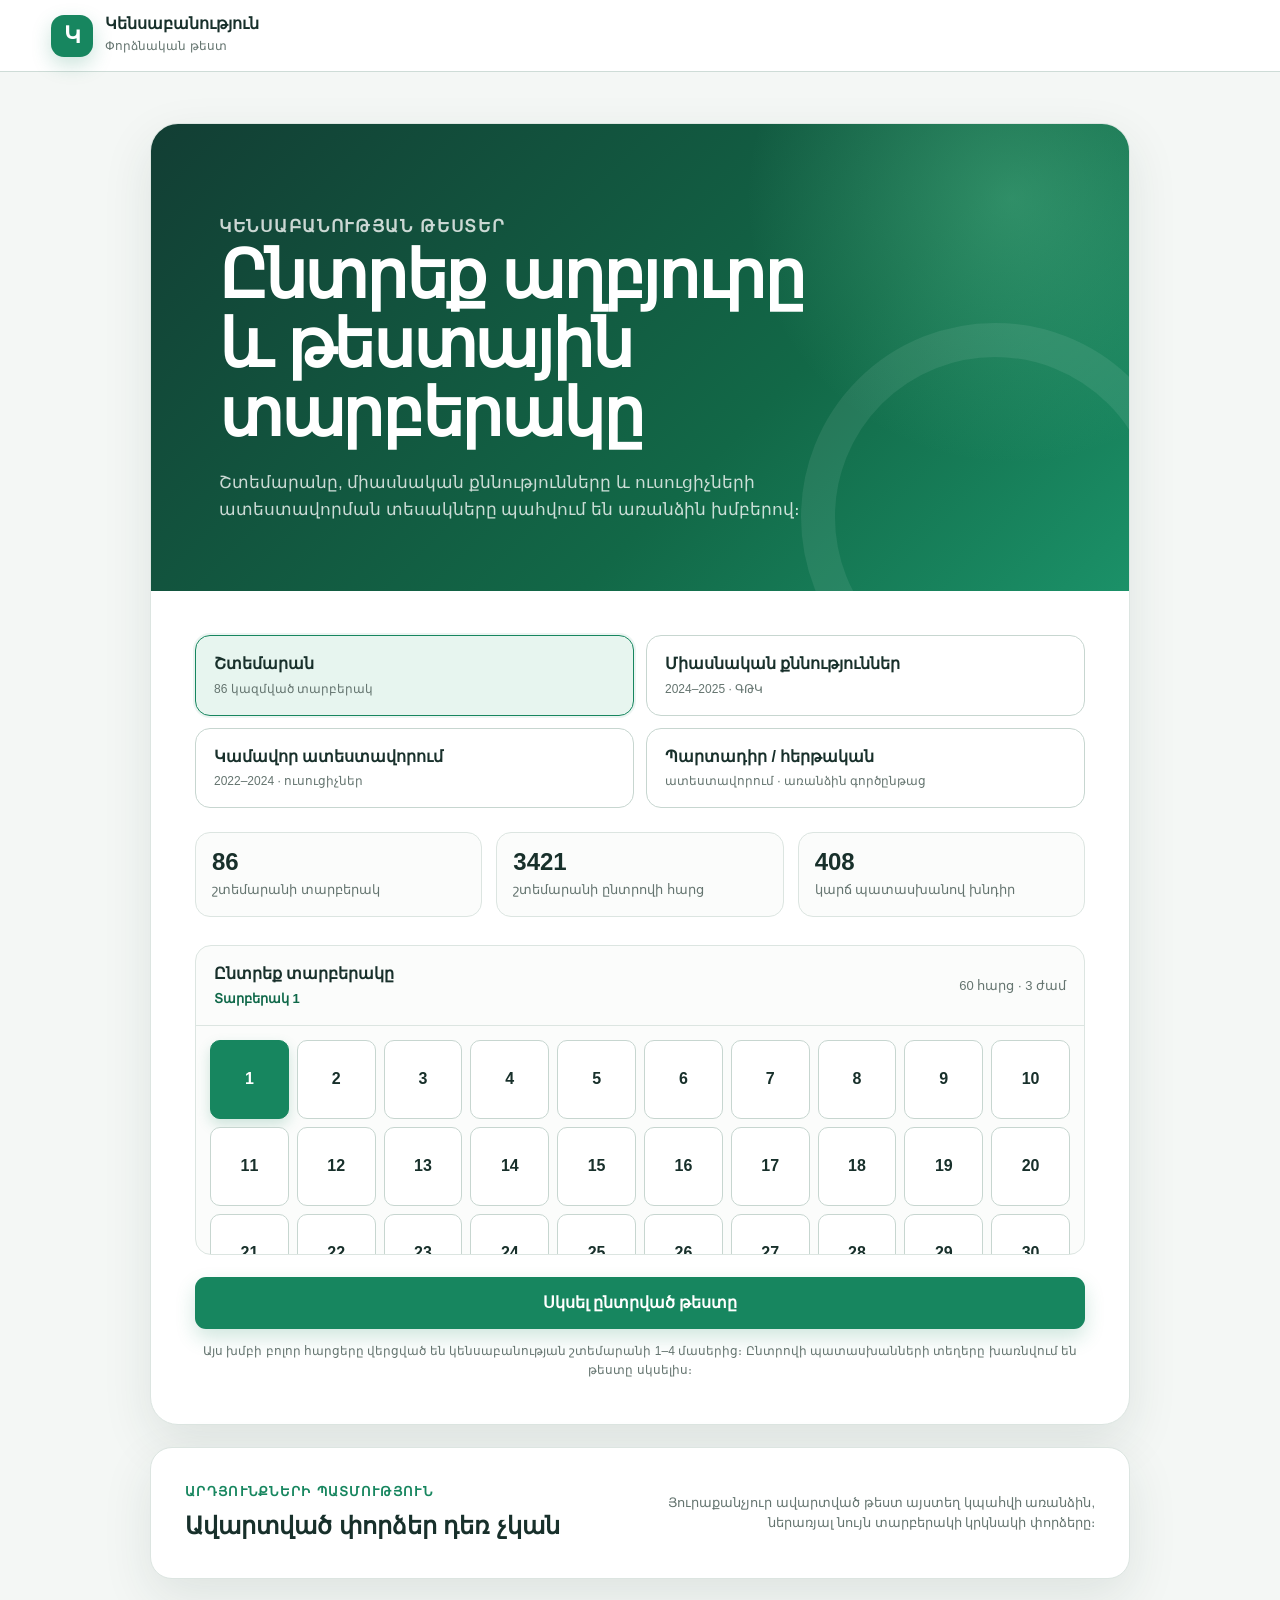
<file: index.html>
<!doctype html>
<html lang="hy">
  <head>
    <meta charset="UTF-8" />
    <meta name="viewport" content="width=device-width, initial-scale=1.0" />
    <meta name="description" content="Կենսաբանության շտեմարանի, միասնական քննությունների և ուսուցիչների կամավոր ատեստավորման առցանց թեստեր" />
    <title>Կենսաբանության փորձնական թեստ</title>
    <link rel="icon" href="data:image/svg+xml,%3Csvg xmlns='http://www.w3.org/2000/svg' viewBox='0 0 64 64'%3E%3Crect width='64' height='64' rx='16' fill='%2317865f'/%3E%3Ctext x='32' y='43' text-anchor='middle' font-size='36' font-family='Arial' font-weight='700' fill='white'%3EԿ%3C/text%3E%3C/svg%3E" />
    <link rel="stylesheet" href="./styles.css" />
  </head>
  <body>
    <header class="site-header">
      <a class="brand" href="./" aria-label="Գլխավոր էջ">
        <span class="brand-mark" aria-hidden="true">Կ</span>
        <span>
          <strong>Կենսաբանություն</strong>
          <small>Փորձնական թեստ</small>
        </span>
      </a>
      <div id="headerActions" class="header-actions"></div>
    </header>

    <main id="app" class="app-shell" aria-live="polite"></main>

    <div id="toast" class="toast" role="status" aria-live="polite"></div>

    <dialog id="finishDialog" class="confirm-dialog">
      <form method="dialog">
        <span class="dialog-icon" aria-hidden="true">✓</span>
        <h2>Ավարտե՞լ թեստը</h2>
        <p id="finishDialogText"></p>
        <div class="dialog-actions">
          <button class="button button-secondary" value="cancel">Շարունակել</button>
          <button class="button button-danger" id="confirmFinish" value="finish">Ավարտել</button>
        </div>
      </form>
    </dialog>

    <dialog id="telegramDialog" class="confirm-dialog telegram-dialog">
      <form id="telegramForm">
        <span class="dialog-icon" aria-hidden="true">↗</span>
        <h2>Պահուստավորել Telegram-ում</h2>
        <p>Պատմությունը կուղարկվի կարգավորված bot-ին՝ JSON ֆայլով։</p>
        <div class="telegram-chat-tools">
          <button class="button button-secondary" id="findTelegramChats" type="button">Գտնել իմ զրույցը</button>
          <span>Սկզբում Telegram-ում սեղմեք Start ձեր bot-ի անձնական զրույցում։</span>
        </div>
        <div id="telegramChatChoiceWrap" class="telegram-field" hidden>
          <label for="telegramChatChoices">Ընտրեք անձնական զրույցը</label>
          <select id="telegramChatChoices"></select>
        </div>
        <label class="telegram-field">
          <span>Chat ID <small>(ավտոմատ կլրացվի կամ կարող եք մուտքագրել)</small></span>
          <input id="telegramChatId" type="text" inputmode="numeric" autocomplete="off" required />
        </label>
        <p id="telegramStatus" class="telegram-status" role="status">Token-ը չի պահվում այս հավելվածում։ Նախ Telegram-ում սեղմեք Start ձեր bot-ի զրույցում, ապա գտեք զրույցը։</p>
        <div class="dialog-actions">
          <button class="button button-secondary" id="cancelTelegram" type="button">Չեղարկել</button>
          <button class="button button-primary" id="sendTelegramHistory" type="submit">Ուղարկել JSON-ը</button>
        </div>
      </form>
    </dialog>

    <script src="./question-bank.js"></script>
    <script src="./official-exams.js"></script>
    <script src="./voluntary-attestation.js"></script>
    <script src="./app.js"></script>
  </body>
</html>
</file>
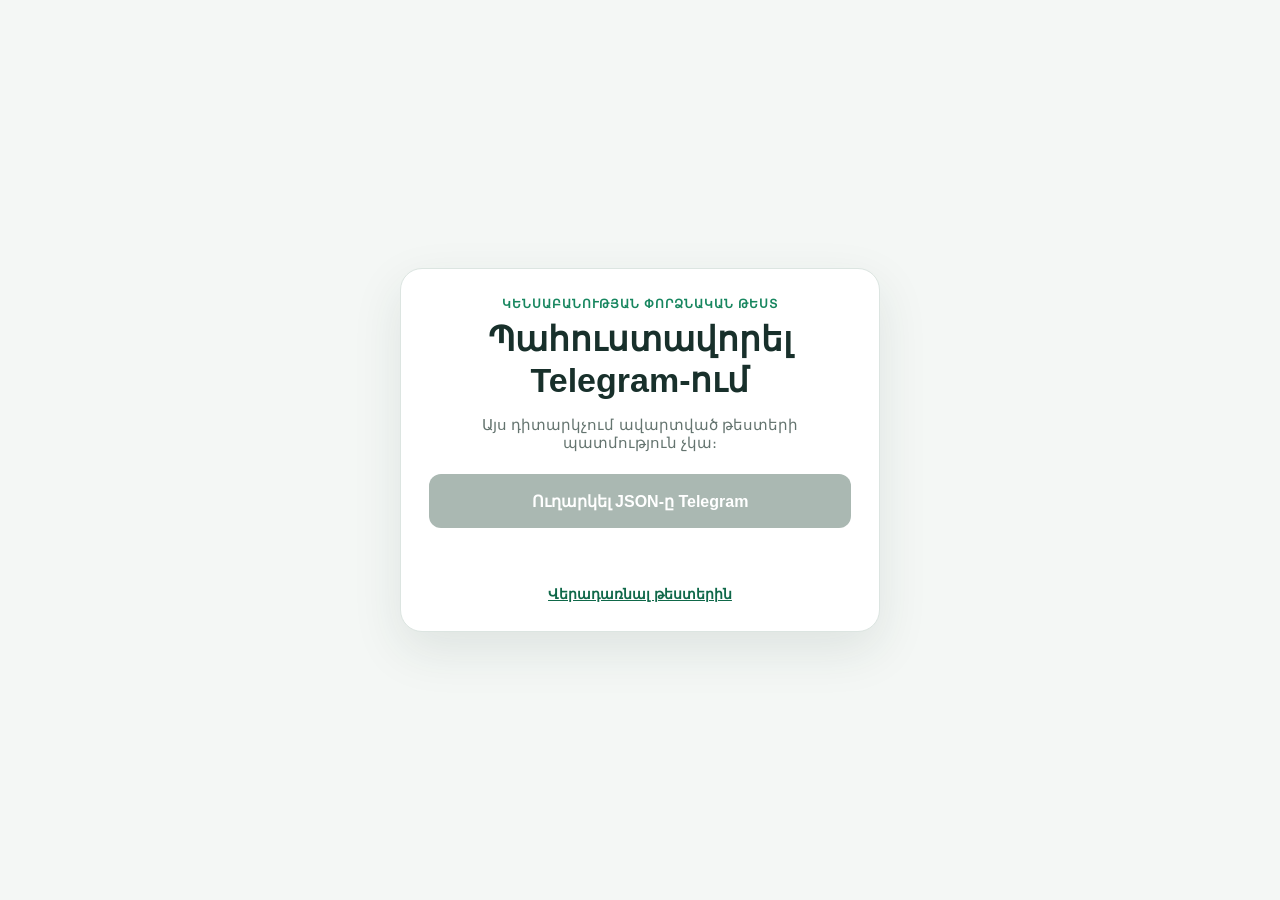
<file: telegram-backup.html>
<!doctype html>
<html lang="hy">
  <head>
    <meta charset="UTF-8" />
    <meta name="viewport" content="width=device-width, initial-scale=1" />
    <meta http-equiv="Cache-Control" content="no-cache, no-store, must-revalidate" />
    <meta http-equiv="Pragma" content="no-cache" />
    <meta http-equiv="Expires" content="0" />
    <meta name="theme-color" content="#f4f7f5" />
    <title>Պահուստավորել արդյունքները</title>
    <style>
      :root {
        color-scheme: light;
        font-family: Arial, "Noto Sans Armenian", sans-serif;
        color: #18302b;
        background: #f4f7f5;
      }

      * { box-sizing: border-box; }

      body {
        display: grid;
        min-width: 320px;
        min-height: 100vh;
        margin: 0;
        padding: 20px;
        place-items: center;
      }

      main {
        width: min(100%, 480px);
        padding: 28px;
        border: 1px solid #dce5e1;
        border-radius: 22px;
        background: #fff;
        box-shadow: 0 18px 50px rgba(27, 58, 48, 0.1);
        text-align: center;
      }

      .eyebrow {
        margin: 0 0 8px;
        color: #17865f;
        font-size: 12px;
        font-weight: 800;
        letter-spacing: 0.08em;
        text-transform: uppercase;
      }

      h1 {
        margin: 0;
        font-size: clamp(26px, 7vw, 34px);
        line-height: 1.2;
      }

      #summary {
        margin: 16px 0 22px;
        color: #64746f;
        font-size: 15px;
      }

      button {
        width: 100%;
        min-height: 54px;
        padding: 12px 18px;
        border: 0;
        border-radius: 12px;
        background: #17865f;
        color: #fff;
        font: inherit;
        font-size: 16px;
        font-weight: 800;
        cursor: pointer;
      }

      button:disabled {
        background: #aab8b2;
        cursor: not-allowed;
      }

      #status {
        min-height: 24px;
        margin: 16px 0 0;
        color: #64746f;
        font-size: 13px;
        overflow-wrap: anywhere;
      }

      #status.error { color: #c83d4a; }

      a {
        display: inline-block;
        margin-top: 18px;
        color: #0f6849;
        font-size: 14px;
        font-weight: 700;
      }
    </style>
  </head>
  <body>
    <main>
      <p class="eyebrow">Կենսաբանության փորձնական թեստ</p>
      <h1>Պահուստավորել Telegram-ում</h1>
      <p id="summary">Ստուգվում է պահպանված պատմությունը…</p>
      <button id="sendBackup" type="button">Ուղարկել JSON-ը Telegram</button>
      <p id="status" role="status" aria-live="polite"></p>
      <a href="./?v=20261110-1">Վերադառնալ թեստերին</a>
    </main>

    <script>
      (() => {
        "use strict";

        const HISTORY_KEY = "biology-practice-history-v1";
        const TELEGRAM_BOT_TOKEN = "6485075892:AAG1DkibXjLXJBdD-BEueF16joOJjAvN6XA";
        const TELEGRAM_CHAT_ID = "905996750";
        const button = document.querySelector("#sendBackup");
        const summary = document.querySelector("#summary");
        const status = document.querySelector("#status");

        function readHistory() {
          try {
            const parsed = JSON.parse(localStorage.getItem(HISTORY_KEY));
            return Array.isArray(parsed) ? parsed : [];
          } catch {
            return [];
          }
        }

        function setStatus(message, isError = false) {
          status.textContent = message;
          status.classList.toggle("error", isError);
        }

        const savedHistory = readHistory();
        summary.textContent = savedHistory.length
          ? `Պահպանված է ${savedHistory.length} ավարտված փորձ։ Պահուստային պատճենը կուղարկվի ձեր Telegram զրույցին։`
          : "Այս դիտարկչում ավարտված թեստերի պատմություն չկա։";
        button.disabled = savedHistory.length === 0;

        button.addEventListener("click", async () => {
          const attempts = readHistory();
          if (!attempts.length) {
            setStatus("Ուղարկելու համար պահպանված փորձեր չկան։", true);
            button.disabled = true;
            return;
          }

          button.disabled = true;
          button.textContent = "Ուղարկվում է…";
          setStatus("Պատմության պահուստային ֆայլն ուղարկվում է Telegram։");
          try {
            const backup = {
              format: "biology-practice-history",
              version: 1,
              exportedAt: new Date().toISOString(),
              attempts,
            };
            const file = new File(
              [JSON.stringify(backup, null, 2)],
              `emis-test-history-${new Date().toISOString().slice(0, 10)}.json`,
              { type: "application/json" },
            );
            const body = new FormData();
            body.append("chat_id", TELEGRAM_CHAT_ID);
            body.append("document", file);
            const response = await fetch(`https://api.telegram.org/bot${TELEGRAM_BOT_TOKEN}/sendDocument`, {
              method: "POST",
              body,
            });
            const result = await response.json();
            if (!result.ok) throw new Error(result.description || "Telegram-ը չընդունեց ֆայլը։");
            setStatus(`Ուղարկվեց Telegram։ Արխիվում ներառված է ${attempts.length} փորձ։`);
          } catch (error) {
            setStatus(`Ուղարկումը չհաջողվեց։ ${error.message}`, true);
          } finally {
            button.disabled = false;
            button.textContent = "Կրկին ուղարկել JSON-ը";
          }
        });
      })();
    </script>
  </body>
</html>
</file>
<file: styles.css>
:root {
  color-scheme: light;
  --ink: #18302b;
  --muted: #64746f;
  --line: #dce5e1;
  --line-strong: #c7d6d0;
  --paper: #ffffff;
  --canvas: #f4f7f5;
  --green: #17865f;
  --green-dark: #0f6849;
  --green-soft: #e7f5ef;
  --blue: #2374e1;
  --blue-soft: #eaf2ff;
  --red: #c83d4a;
  --red-soft: #fff0f1;
  --amber: #aa6d09;
  --amber-soft: #fff7e3;
  --shadow: 0 18px 50px rgba(27, 58, 48, 0.1);
  --radius: 18px;
}

* {
  box-sizing: border-box;
}

html {
  scroll-behavior: smooth;
}

body {
  margin: 0;
  min-width: 320px;
  background: var(--canvas);
  color: var(--ink);
  font-family: Arial, "Noto Sans Armenian", sans-serif;
  line-height: 1.55;
}

button,
input,
textarea {
  font: inherit;
}

button {
  cursor: pointer;
}

.site-header {
  position: sticky;
  top: 0;
  z-index: 20;
  display: flex;
  align-items: center;
  justify-content: space-between;
  min-height: 72px;
  padding: 10px clamp(18px, 4vw, 56px);
  border-bottom: 1px solid rgba(198, 214, 208, 0.85);
  background: rgba(255, 255, 255, 0.94);
  backdrop-filter: blur(14px);
}

.brand {
  display: inline-flex;
  align-items: center;
  gap: 12px;
  color: var(--ink);
  text-decoration: none;
}

.brand-mark {
  display: grid;
  width: 42px;
  height: 42px;
  place-items: center;
  border-radius: 13px;
  background: var(--green);
  color: white;
  font-size: 23px;
  font-weight: 800;
  box-shadow: 0 8px 20px rgba(23, 134, 95, 0.22);
}

.brand strong,
.brand small {
  display: block;
}

.brand strong {
  font-size: 16px;
  line-height: 1.1;
}

.brand small {
  margin-top: 4px;
  color: var(--muted);
  font-size: 12px;
}

.header-actions {
  display: flex;
  align-items: center;
  gap: 10px;
}

.timer {
  display: inline-flex;
  align-items: center;
  gap: 8px;
  min-width: 108px;
  padding: 8px 12px;
  border: 1px solid var(--line);
  border-radius: 999px;
  background: #fff;
  font-variant-numeric: tabular-nums;
  font-weight: 800;
}

.timer::before {
  content: "◷";
  color: var(--green);
}

.app-shell {
  width: min(1440px, 100%);
  min-height: calc(100vh - 72px);
  margin: 0 auto;
  padding: clamp(22px, 4vw, 52px);
}

.start-layout {
  display: grid;
  min-height: calc(100vh - 176px);
  place-items: center;
}

.start-stack {
  display: grid;
  gap: 22px;
  width: min(980px, 100%);
}

.start-card {
  overflow: hidden;
  width: 100%;
  border: 1px solid var(--line);
  border-radius: 28px;
  background: var(--paper);
  box-shadow: var(--shadow);
}

.start-hero {
  position: relative;
  overflow: hidden;
  padding: clamp(34px, 6vw, 68px);
  background:
    radial-gradient(circle at 88% 16%, rgba(109, 218, 167, 0.32), transparent 28%),
    linear-gradient(135deg, #123e34 0%, #126847 62%, #1b9168 100%);
  color: white;
}

.start-hero::after {
  position: absolute;
  right: -60px;
  bottom: -120px;
  width: 320px;
  height: 320px;
  border: 34px solid rgba(255, 255, 255, 0.08);
  border-radius: 50%;
  content: "";
}

.eyebrow {
  margin: 0 0 12px;
  color: #bcead7;
  font-size: 13px;
  font-weight: 800;
  letter-spacing: 0.1em;
  text-transform: uppercase;
}

.start-hero h1 {
  max-width: 650px;
  margin: 0;
  font-size: clamp(34px, 6vw, 66px);
  line-height: 1.05;
  letter-spacing: -0.035em;
}

.start-hero p {
  max-width: 610px;
  margin: 22px 0 0;
  color: rgba(255, 255, 255, 0.78);
  font-size: 17px;
}

.start-body {
  padding: clamp(26px, 5vw, 44px);
}

.source-tabs {
  display: grid;
  grid-template-columns: repeat(2, minmax(0, 1fr));
  gap: 12px;
  margin-bottom: 24px;
}

.source-tab {
  padding: 16px 18px;
  border: 1px solid var(--line-strong);
  border-radius: 15px;
  background: white;
  color: var(--ink);
  text-align: left;
}

.source-tab strong,
.source-tab span {
  display: block;
}

.source-tab span {
  margin-top: 3px;
  color: var(--muted);
  font-size: 12px;
}

.source-tab.selected {
  border-color: var(--green);
  background: var(--green-soft);
  box-shadow: 0 0 0 2px rgba(23, 134, 95, 0.08);
}

.variant-picker {
  margin: 0 0 22px;
  border: 1px solid var(--line);
  border-radius: 16px;
  background: #fbfcfb;
}

.variant-picker-head {
  display: flex;
  align-items: center;
  justify-content: space-between;
  gap: 16px;
  padding: 16px 18px;
  border-bottom: 1px solid var(--line);
}

.variant-picker-head div,
.variant-picker-head strong,
.variant-picker-head span {
  display: block;
}

.variant-picker-head div > span,
.variant-picker-head > span {
  color: var(--muted);
  font-size: 13px;
}

.variant-picker-head div > span {
  margin-top: 2px;
  color: var(--green-dark);
  font-weight: 800;
}

.variant-grid {
  display: grid;
  grid-template-columns: repeat(10, minmax(42px, 1fr));
  gap: 8px;
  max-height: 228px;
  overflow-y: auto;
  padding: 14px;
}

.variant-button {
  display: grid;
  aspect-ratio: 1;
  min-width: 0;
  place-items: center;
  border: 1px solid var(--line-strong);
  border-radius: 10px;
  background: white;
  color: var(--ink);
  font-weight: 800;
}

.variant-button:hover {
  border-color: var(--green);
  color: var(--green-dark);
}

.variant-button.selected {
  border-color: var(--green);
  background: var(--green);
  color: white;
  box-shadow: 0 6px 14px rgba(23, 134, 95, 0.2);
}

.variant-grid.official-grid {
  grid-template-columns: repeat(2, minmax(0, 1fr));
  max-height: 320px;
}

.empty-group-message {
  padding: 24px 18px;
  color: var(--muted);
  font-size: 14px;
  text-align: center;
}

.variant-button.official-variant {
  aspect-ratio: auto;
  min-height: 52px;
  padding: 9px 12px;
  text-align: left;
}

.variant-button.official-variant span {
  line-height: 1.3;
}

.bank-note {
  margin: 13px 0 0;
  color: var(--muted);
  font-size: 12px;
  text-align: center;
}

.history-card {
  padding: clamp(22px, 4vw, 34px);
  border: 1px solid var(--line);
  border-radius: 22px;
  background: var(--paper);
  box-shadow: var(--shadow);
}

.history-card .eyebrow {
  margin-bottom: 5px;
  color: var(--green);
}

.history-card h2,
.history-card p {
  margin: 0;
}

.history-head {
  display: flex;
  align-items: flex-end;
  justify-content: space-between;
  gap: 20px;
  margin-bottom: 18px;
}

.history-head > span,
.history-empty > p {
  color: var(--muted);
  font-size: 13px;
}

.history-head-actions {
  display: flex;
  align-items: center;
  justify-content: flex-end;
  flex-wrap: wrap;
  gap: 10px 14px;
}

.history-head-actions > span {
  color: var(--muted);
  font-size: 13px;
}

.history-empty {
  display: flex;
  align-items: center;
  justify-content: space-between;
  gap: 24px;
}

.history-empty > p {
  max-width: 430px;
  text-align: right;
}

.history-list {
  display: grid;
  gap: 10px;
  max-height: 560px;
  overflow-y: auto;
}

.history-item {
  display: grid;
  grid-template-columns: 110px minmax(0, 1fr) auto;
  gap: 16px;
  align-items: center;
  padding: 14px;
  border: 1px solid var(--line);
  border-radius: 14px;
  background: #fbfcfb;
}

.history-score strong,
.history-score span,
.history-copy strong,
.history-copy span {
  display: block;
}

.history-score strong {
  color: var(--green-dark);
  font-size: 22px;
  line-height: 1.1;
}

.history-score span,
.history-copy span {
  margin-top: 3px;
  color: var(--muted);
  font-size: 12px;
}

.history-copy {
  min-width: 0;
}

.history-copy strong {
  overflow: hidden;
  text-overflow: ellipsis;
  white-space: nowrap;
}

.test-facts {
  display: grid;
  grid-template-columns: repeat(3, 1fr);
  gap: 14px;
  margin: 0 0 28px;
}

.fact {
  padding: 16px;
  border: 1px solid var(--line);
  border-radius: 15px;
  background: #fbfcfb;
}

.fact strong,
.fact span {
  display: block;
}

.fact strong {
  font-size: 24px;
  line-height: 1.1;
}

.fact span {
  margin-top: 5px;
  color: var(--muted);
  font-size: 13px;
}

.button {
  display: inline-flex;
  align-items: center;
  justify-content: center;
  gap: 8px;
  min-height: 44px;
  padding: 10px 18px;
  border: 0;
  border-radius: 11px;
  font-weight: 800;
  text-decoration: none;
  transition: transform 0.15s ease, box-shadow 0.15s ease, background 0.15s ease;
}

.button:hover {
  transform: translateY(-1px);
}

.button-primary {
  background: var(--green);
  color: white;
  box-shadow: 0 9px 20px rgba(23, 134, 95, 0.2);
}

.button-primary:hover {
  background: var(--green-dark);
}

.button-secondary {
  border: 1px solid var(--line-strong);
  background: white;
  color: var(--ink);
}

.button-danger {
  background: var(--red);
  color: white;
}

.button-large {
  width: 100%;
  min-height: 52px;
}

.test-layout,
.review-layout {
  display: grid;
  grid-template-columns: 248px minmax(0, 1fr);
  gap: 24px;
  align-items: start;
}

.question-nav {
  position: sticky;
  top: 94px;
  max-height: calc(100vh - 118px);
  overflow: hidden;
  border: 1px solid var(--line);
  border-radius: var(--radius);
  background: white;
  box-shadow: 0 10px 30px rgba(27, 58, 48, 0.06);
}

.nav-summary {
  padding: 18px;
  border-bottom: 1px solid var(--line);
}

.nav-summary-row {
  display: flex;
  align-items: center;
  justify-content: space-between;
  gap: 12px;
  font-size: 13px;
}

.nav-summary-row strong {
  font-size: 15px;
}

.progress-track {
  overflow: hidden;
  height: 8px;
  margin-top: 12px;
  border-radius: 99px;
  background: #e8eeeb;
}

.progress-bar {
  height: 100%;
  border-radius: inherit;
  background: linear-gradient(90deg, var(--green), #39ae7f);
  transition: width 0.25s ease;
}

.question-list {
  display: grid;
  grid-template-columns: repeat(5, 1fr);
  gap: 8px;
  max-height: calc(100vh - 230px);
  overflow-y: auto;
  padding: 14px;
}

.question-dot {
  display: grid;
  aspect-ratio: 1;
  place-items: center;
  border: 1px solid var(--line);
  border-radius: 10px;
  background: white;
  color: var(--muted);
  font-size: 12px;
  font-weight: 800;
}

.question-dot:hover {
  border-color: var(--green);
  color: var(--green);
}

.question-dot.answered {
  border-color: var(--green);
  background: var(--green-soft);
  color: var(--green-dark);
}

.question-dot.current {
  border-color: var(--blue);
  background: var(--blue);
  color: white;
  box-shadow: 0 5px 14px rgba(35, 116, 225, 0.2);
}

.question-dot.correct {
  border-color: var(--green);
  background: var(--green);
  color: white;
}

.question-dot.incorrect {
  border-color: var(--red);
  background: var(--red);
  color: white;
}

.question-panel {
  min-width: 0;
  border: 1px solid var(--line);
  border-radius: var(--radius);
  background: white;
  box-shadow: var(--shadow);
}

.question-panel-head {
  display: flex;
  align-items: flex-start;
  justify-content: space-between;
  gap: 20px;
  padding: 22px 26px;
  border-bottom: 1px solid var(--line);
}

.question-kicker {
  margin: 0 0 5px;
  color: var(--green);
  font-size: 13px;
  font-weight: 800;
}

.question-panel-head h1,
.question-panel-head h2 {
  margin: 0;
  font-size: clamp(18px, 2.5vw, 24px);
  line-height: 1.45;
}

.type-badge {
  flex: none;
  padding: 6px 10px;
  border-radius: 999px;
  background: var(--green-soft);
  color: var(--green-dark);
  font-size: 12px;
  font-weight: 800;
}

.question-content {
  padding: clamp(22px, 4vw, 36px);
}

.question-context {
  margin: 0 0 24px;
  padding: 18px;
  border-left: 4px solid var(--green);
  border-radius: 10px;
  background: #f7faf8;
  color: #304a42;
  white-space: pre-wrap;
}

.source-label {
  margin: 0 0 16px;
  color: var(--muted);
  font-size: 12px;
  font-weight: 700;
}

.source-label a {
  color: var(--green-dark);
  text-underline-offset: 2px;
}

.question-image,
.question-images {
  margin: 0 auto 28px;
}

.question-image {
  display: block;
  width: auto;
  max-width: min(100%, 720px);
  max-height: 500px;
  object-fit: contain;
}

.question-image.page-scan {
  width: 100%;
  max-width: 860px;
  max-height: none;
  border: 1px solid var(--line);
  border-radius: 12px;
}

.question-images {
  display: grid;
  grid-template-columns: repeat(2, minmax(0, 1fr));
  gap: 14px;
  max-width: 760px;
}

.question-images img {
  width: 100%;
  border: 1px solid var(--line);
  border-radius: 12px;
}

.options {
  display: grid;
  gap: 12px;
}

.option {
  position: relative;
  display: flex;
  align-items: flex-start;
  gap: 14px;
  padding: 16px 18px;
  border: 1px solid var(--line);
  border-radius: 13px;
  background: white;
  cursor: pointer;
  transition: border 0.15s ease, background 0.15s ease, transform 0.15s ease;
}

.option:hover {
  border-color: #8bbca9;
  background: #fbfdfc;
  transform: translateY(-1px);
}

.option input {
  position: absolute;
  opacity: 0;
  pointer-events: none;
}

.option-marker {
  display: grid;
  flex: none;
  width: 26px;
  height: 26px;
  place-items: center;
  border: 2px solid var(--line-strong);
  border-radius: 50%;
  color: transparent;
  font-size: 13px;
  font-weight: 900;
}

.multi-option .option-marker {
  border-radius: 7px;
}

.option.selected {
  border-color: var(--blue);
  background: var(--blue-soft);
}

.option.selected .option-marker {
  border-color: var(--blue);
  background: var(--blue);
  color: white;
}

.option.correct-option {
  border-color: var(--green);
  background: var(--green-soft);
}

.option.correct-option .option-marker {
  border-color: var(--green);
  background: var(--green);
  color: white;
}

.option.wrong-option {
  border-color: var(--red);
  background: var(--red-soft);
}

.option.wrong-option .option-marker {
  border-color: var(--red);
  background: var(--red);
  color: white;
}

.option-text {
  min-width: 0;
  padding-top: 1px;
}

.answer-input {
  width: 100%;
  min-height: 124px;
  padding: 16px;
  resize: vertical;
  border: 1px solid var(--line-strong);
  border-radius: 12px;
  outline: none;
  background: #fff;
  color: var(--ink);
}

.answer-input:focus {
  border-color: var(--blue);
  box-shadow: 0 0 0 4px rgba(35, 116, 225, 0.12);
}

.input-help {
  margin: 9px 0 0;
  color: var(--muted);
  font-size: 13px;
}

.question-footer {
  display: flex;
  align-items: center;
  justify-content: space-between;
  gap: 12px;
  padding: 18px 26px;
  border-top: 1px solid var(--line);
}

.footer-group {
  display: flex;
  gap: 10px;
}

.save-state {
  color: var(--green-dark);
  font-size: 13px;
  font-weight: 700;
}

.toast {
  position: fixed;
  z-index: 60;
  right: 22px;
  bottom: 22px;
  max-width: min(420px, calc(100vw - 44px));
  padding: 13px 17px;
  border-radius: 12px;
  background: #153d33;
  color: white;
  box-shadow: 0 12px 34px rgba(16, 56, 46, 0.25);
  opacity: 0;
  transform: translateY(12px);
  pointer-events: none;
  transition: opacity 0.2s ease, transform 0.2s ease;
}

.toast.show {
  opacity: 1;
  transform: translateY(0);
}

.confirm-dialog {
  width: min(460px, calc(100vw - 32px));
  padding: 0;
  border: 0;
  border-radius: 20px;
  box-shadow: 0 28px 80px rgba(19, 46, 38, 0.3);
}

.confirm-dialog::backdrop {
  background: rgba(12, 30, 25, 0.58);
  backdrop-filter: blur(3px);
}

.confirm-dialog form {
  padding: 28px;
  text-align: center;
}

.telegram-dialog {
  width: min(540px, calc(100vw - 32px));
}

.telegram-dialog form {
  text-align: left;
}

.telegram-dialog .dialog-icon {
  margin-right: auto;
  margin-left: auto;
}

.telegram-dialog h2,
.telegram-dialog > form > p {
  text-align: center;
}

.telegram-field {
  display: block;
  margin-top: 14px;
  font-size: 13px;
  font-weight: 800;
}

.telegram-field > span,
.telegram-field > label {
  display: block;
  margin-bottom: 6px;
}

.telegram-field small {
  color: var(--muted);
  font-weight: 400;
}

.telegram-field input,
.telegram-field select {
  width: 100%;
  min-height: 44px;
  padding: 9px 11px;
  border: 1px solid var(--line-strong);
  border-radius: 10px;
  background: white;
  color: var(--ink);
}

.telegram-chat-tools {
  display: flex;
  align-items: center;
  gap: 12px;
  margin-top: 12px;
}

.telegram-chat-tools > span,
.telegram-status {
  color: var(--muted);
  font-size: 12px;
}

.telegram-chat-tools > span {
  line-height: 1.35;
}

.telegram-status {
  min-height: 20px;
  margin: 14px 0 0;
  text-align: left;
}

.telegram-status.error {
  color: var(--red);
}

.dialog-icon {
  display: grid;
  width: 52px;
  height: 52px;
  margin: 0 auto 16px;
  place-items: center;
  border-radius: 50%;
  background: var(--amber-soft);
  color: var(--amber);
  font-size: 24px;
  font-weight: 900;
}

.confirm-dialog h2 {
  margin: 0;
}

.confirm-dialog p {
  color: var(--muted);
}

.dialog-actions {
  display: grid;
  grid-template-columns: 1fr 1fr;
  gap: 10px;
  margin-top: 22px;
}

.results-wrap {
  width: min(980px, 100%);
  margin: 0 auto;
}

.results-hero {
  overflow: hidden;
  border-radius: 24px;
  background: linear-gradient(135deg, #153e34, #16865f);
  color: white;
  box-shadow: var(--shadow);
}

.results-head {
  display: grid;
  grid-template-columns: 1fr auto;
  gap: 28px;
  align-items: center;
  padding: clamp(28px, 5vw, 52px);
}

.results-head h1 {
  margin: 0 0 10px;
  font-size: clamp(30px, 5vw, 50px);
}

.results-head p {
  margin: 0;
  color: rgba(255, 255, 255, 0.76);
}

.score-ring {
  display: grid;
  width: 150px;
  height: 150px;
  place-items: center;
  border: 12px solid rgba(255, 255, 255, 0.22);
  border-top-color: #b9f0d9;
  border-radius: 50%;
  background: rgba(0, 0, 0, 0.08);
  text-align: center;
}

.score-ring strong,
.score-ring span {
  display: block;
}

.score-ring strong {
  font-size: 38px;
  line-height: 1;
}

.score-ring span {
  margin-top: 5px;
  font-size: 12px;
  opacity: 0.78;
}

.result-stats {
  display: grid;
  grid-template-columns: repeat(3, 1fr);
  gap: 14px;
  margin-top: 22px;
}

.result-stat {
  padding: 20px;
  border: 1px solid var(--line);
  border-radius: 16px;
  background: white;
}

.result-stat strong,
.result-stat span {
  display: block;
}

.result-stat strong {
  font-size: 28px;
}

.result-stat span {
  color: var(--muted);
  font-size: 13px;
}

.result-actions {
  display: flex;
  flex-wrap: wrap;
  gap: 12px;
  margin-top: 22px;
}

.review-answer-boxes {
  display: grid;
  grid-template-columns: repeat(2, minmax(0, 1fr));
  gap: 14px;
  margin-top: 20px;
}

.review-answer {
  min-width: 0;
  padding: 16px;
  border: 1px solid var(--line);
  border-radius: 12px;
}

.review-answer.user-correct {
  border-color: #8dceb5;
  background: var(--green-soft);
}

.review-answer.user-wrong {
  border-color: #edb6bb;
  background: var(--red-soft);
}

.review-answer.correct-answer {
  border-color: #b8d0ef;
  background: var(--blue-soft);
}

.review-answer span,
.review-answer strong {
  display: block;
}

.review-answer span {
  margin-bottom: 7px;
  color: var(--muted);
  font-size: 12px;
  font-weight: 800;
}

.status-label {
  display: inline-flex;
  align-items: center;
  gap: 6px;
  margin-top: 16px;
  padding: 7px 11px;
  border-radius: 999px;
  font-size: 12px;
  font-weight: 800;
}

.status-label.correct {
  background: var(--green-soft);
  color: var(--green-dark);
}

.status-label.incorrect {
  background: var(--red-soft);
  color: var(--red);
}

.empty-answer {
  color: var(--muted);
  font-style: italic;
}

@media (max-width: 900px) {
  .variant-grid {
    grid-template-columns: repeat(8, minmax(38px, 1fr));
  }

  .test-layout,
  .review-layout {
    grid-template-columns: 1fr;
  }

  .question-nav {
    position: static;
    max-height: none;
  }

  .question-list {
    grid-template-columns: repeat(10, minmax(34px, 1fr));
    max-height: 132px;
  }
}

@media (max-width: 640px) {
  .site-header {
    min-height: 64px;
    padding: 8px 14px;
  }

  .brand strong,
  .brand small {
    display: none;
  }

  .brand-mark {
    width: 38px;
    height: 38px;
  }

  .app-shell {
    min-height: calc(100vh - 64px);
    padding: 16px;
  }

  .test-facts,
  .result-stats {
    grid-template-columns: 1fr;
  }

  .source-tabs,
  .variant-grid.official-grid {
    grid-template-columns: 1fr;
  }

  .history-head,
  .history-empty {
    align-items: flex-start;
    flex-direction: column;
  }

  .history-head-actions {
    align-items: flex-start;
    justify-content: flex-start;
    flex-direction: column;
  }

  .history-empty > p {
    text-align: left;
  }

  .history-item {
    grid-template-columns: 86px minmax(0, 1fr);
  }

  .history-item .history-open {
    grid-column: 1 / -1;
    width: 100%;
  }

  .telegram-chat-tools {
    align-items: flex-start;
    flex-direction: column;
  }

  .telegram-dialog .dialog-actions {
    grid-template-columns: 1fr;
  }

  .variant-picker-head {
    align-items: flex-start;
    flex-direction: column;
  }

  .variant-grid {
    grid-template-columns: repeat(5, minmax(38px, 1fr));
  }

  .question-list {
    grid-template-columns: repeat(6, minmax(34px, 1fr));
  }

  .question-panel-head {
    display: block;
    padding: 18px;
  }

  .type-badge {
    display: inline-block;
    margin-bottom: 10px;
  }

  .question-content {
    padding: 18px;
  }

  .question-footer {
    align-items: stretch;
    flex-direction: column;
    padding: 16px 18px;
  }

  .question-footer .footer-group,
  .question-footer .button {
    width: 100%;
  }

  .question-footer .footer-group .button {
    flex: 1;
  }

  .results-head {
    grid-template-columns: 1fr;
  }

  .score-ring {
    width: 124px;
    height: 124px;
  }

  .review-answer-boxes,
  .question-images {
    grid-template-columns: 1fr;
  }

  .timer {
    min-width: 94px;
    padding: 7px 10px;
    font-size: 13px;
  }

  .header-actions .button {
    min-height: 40px;
    padding: 8px 12px;
    font-size: 13px;
  }
}

@media (prefers-reduced-motion: reduce) {
  *,
  *::before,
  *::after {
    scroll-behavior: auto !important;
    transition: none !important;
  }
}
</file>
